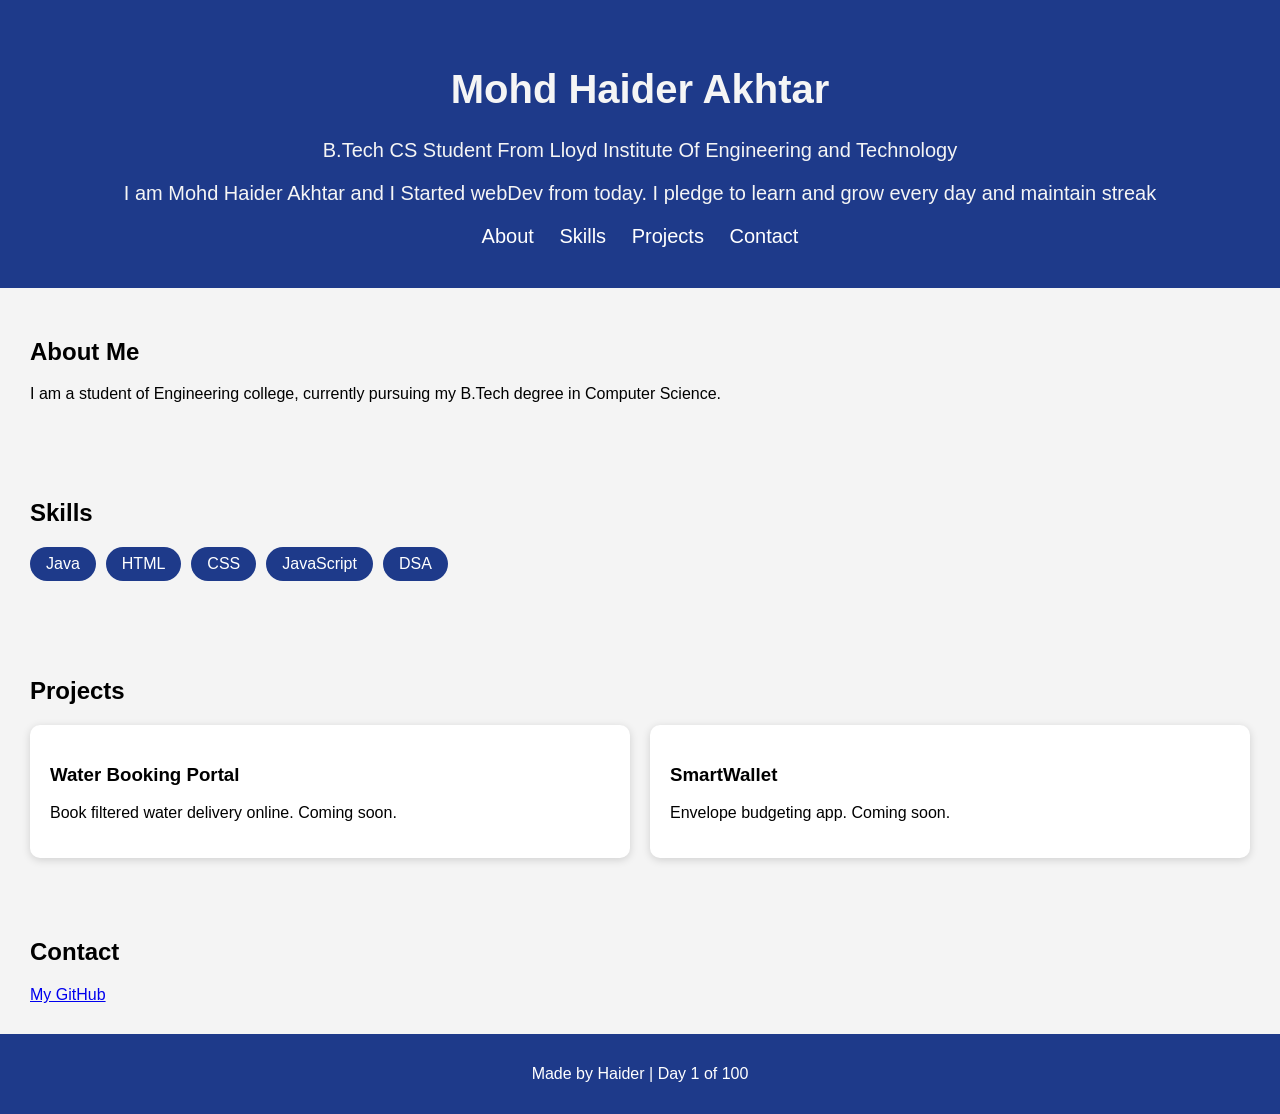
<file: Day-01-Portfolio/index.html>
<!DOCTYPE html>
<html lang="en">
<head>
  <title>Haider's Portfolio</title>
  <meta charset="UTF-8">
  <meta name="viewport" content="width=device-width, initial-scale=1.0">
  <link rel="stylesheet" href="style.css">
</head>
<body>
  <header>
    <h1>Mohd Haider Akhtar</h1>
    <p>B.Tech CS Student From Lloyd Institute Of Engineering and Technology</p>
    <p>I am Mohd Haider Akhtar and I Started webDev from today. I pledge to learn and grow every day and maintain streak</p>
    <nav>
      <a href="#about">About</a>
      <a href="#skills">Skills</a>
      <a href="#projects">Projects</a>
      <a href="#contact">Contact</a>
    </nav>
  </header>

  <section id="about">
    <h2>About Me</h2>
    <p>I am a student of Engineering college, currently pursuing my B.Tech degree in Computer Science.</p>  
  </section>

  <section id="skills">
    <h2>Skills</h2>
    <ul>
      <li>Java</li>
      <li>HTML</li>
      <li>CSS</li>
      <li>JavaScript</li>
      <li>DSA</li>
    </ul>
  </section>

  <section id="projects">
    <h2>Projects</h2>
      <div class="cards">
        <div class="card">
          <h3>Water Booking Portal</h3>
          <p>Book filtered water delivery online. Coming soon.</p>
        </div>
        <div class="card">
          <h3>SmartWallet</h3>
          <p>Envelope budgeting app. Coming soon.</p>
        </div>
      </div>
  </section>

  <section id="contact">
    <h2>Contact</h2>
    <a href="https://github.com/MohdHaiderAkhtar">My GitHub</a>
  </section>

  <footer>
    <p>Made by Haider | Day 1 of 100</p>
  </footer>
  
</body>
</html>
</file>
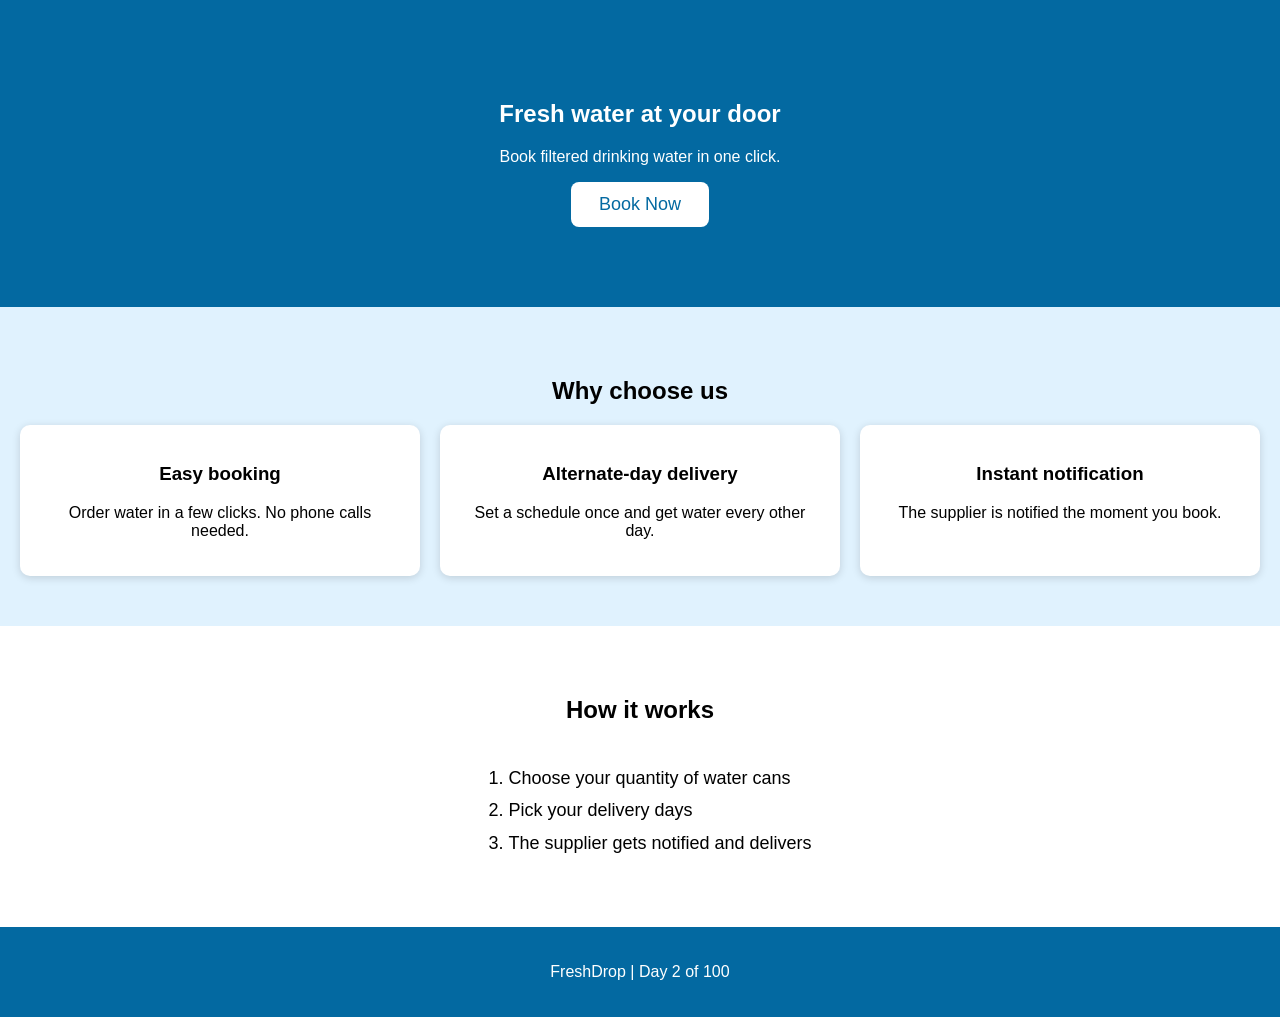
<file: Day-02-Water-Landing/index.html>
<!DOCTYPE html>
<html lang="en">

<head>
    <meta charset="UTF-8">
    <meta name="viewport" content="width=device-width, initial-scale=1.0">
    <title>FreshDrop - Water at your door</title>
    <link rel="stylesheet" href="style.css">
</head>

<body>
    <section class="hero">
        <h1>Fresh water at your door</h1>
        <p>Book filtered drinking water in one click.</p>
        <button class="btn">Book Now</button>
    </section>

    <section class="features">
        <h2>Why choose us</h2>
        <div class="cards">
            <div class="card">
                <h3>Easy booking</h3>
                <p>Order water in a few clicks. No phone calls needed.</p>
            </div>
            <div class="card">
                <h3>Alternate-day delivery</h3>
                <p>Set a schedule once and get water every other day.</p>
            </div>
            <div class="card">
                <h3>Instant notification</h3>
                <p>The supplier is notified the moment you book.</p>
            </div>
        </div>
    </section>
    <section class="how">
        <h2>How it works</h2>
        <ol>
            <li>Choose your quantity of water cans</li>
            <li>Pick your delivery days</li>
            <li>The supplier gets notified and delivers</li>
        </ol>
    </section>
    <footer>
        <p>FreshDrop | Day 2 of 100</p>
    </footer>
</body>

</html>
</file>
<file: Day-01-Portfolio/style.css>
body {
  font-family: Arial, sans-serif;
  background-color: #f4f4f4;
  margin: 0;
}

header {
  background-color: #1e3a8a;
  color: whitesmoke;
  padding: 40px;
  text-align: center;
  font-size:20px;
}

section {
  padding: 30px;
}
ul {
  list-style: none;
  padding: 0;
  display: flex;
  gap: 10px;
}

li {
  background-color: #1e3a8a;
  color: white;
  padding: 8px 16px;
  border-radius: 20px;
}
nav a {
  color: white;
  margin: 0 10px;
  text-decoration: none;
}

.cards {
  display: flex;
  gap: 20px;
}

.card {
  background-color: white;
  padding: 20px;
  border-radius: 10px;
  box-shadow: 0 2px 8px rgba(0, 0, 0, 0.15);
  flex: 1;
}
.card:hover {
  transform: translateY(-5px);
}

footer {
  background-color: #1e3a8a;
  color: white;
  text-align: center;
  padding: 15px;
}
</file>
<file: Day-02-Water-Landing/style.css>
body {
  font-family: Arial, sans-serif;
  margin: 0;
}

.hero {
  background-color: #0369a1;
  color: white;
  text-align: center;
  padding: 80px 20px;
}

.btn {
  background-color: white;
  color: #0369a1;
  padding: 12px 28px;
  border: none;
  border-radius: 8px;
  font-size: 18px;
  cursor: pointer;
}
.features {
  background-color: #e0f2fe;
  padding: 50px 20px;
  text-align: center;
}

.cards {
  display: flex;
  gap: 20px;
  flex-wrap: wrap;
}

.card {
  flex: 1;
  min-width: 250px;
  padding: 20px;
  background-color: white;
  border-radius: 10px;
  box-shadow: 0 2px 8px rgba(0, 0, 0, 0.15);
}
.how {
  padding: 50px 20px;
  text-align: center;
}

.how ol {
  display: inline-block;
  text-align: left;
  font-size: 18px;
  line-height: 1.8;
}
footer {
  background-color: #0369a1;
  color: white;
  text-align: center;
  padding: 20px;
}
.btn:hover {
  background-color: #e0f2fe;
}
@media (max-width: 600px) {
  .hero h1 {
    font-size: 28px;
  }
  .hero {
    padding: 50px 20px;
  }
}
</file>
